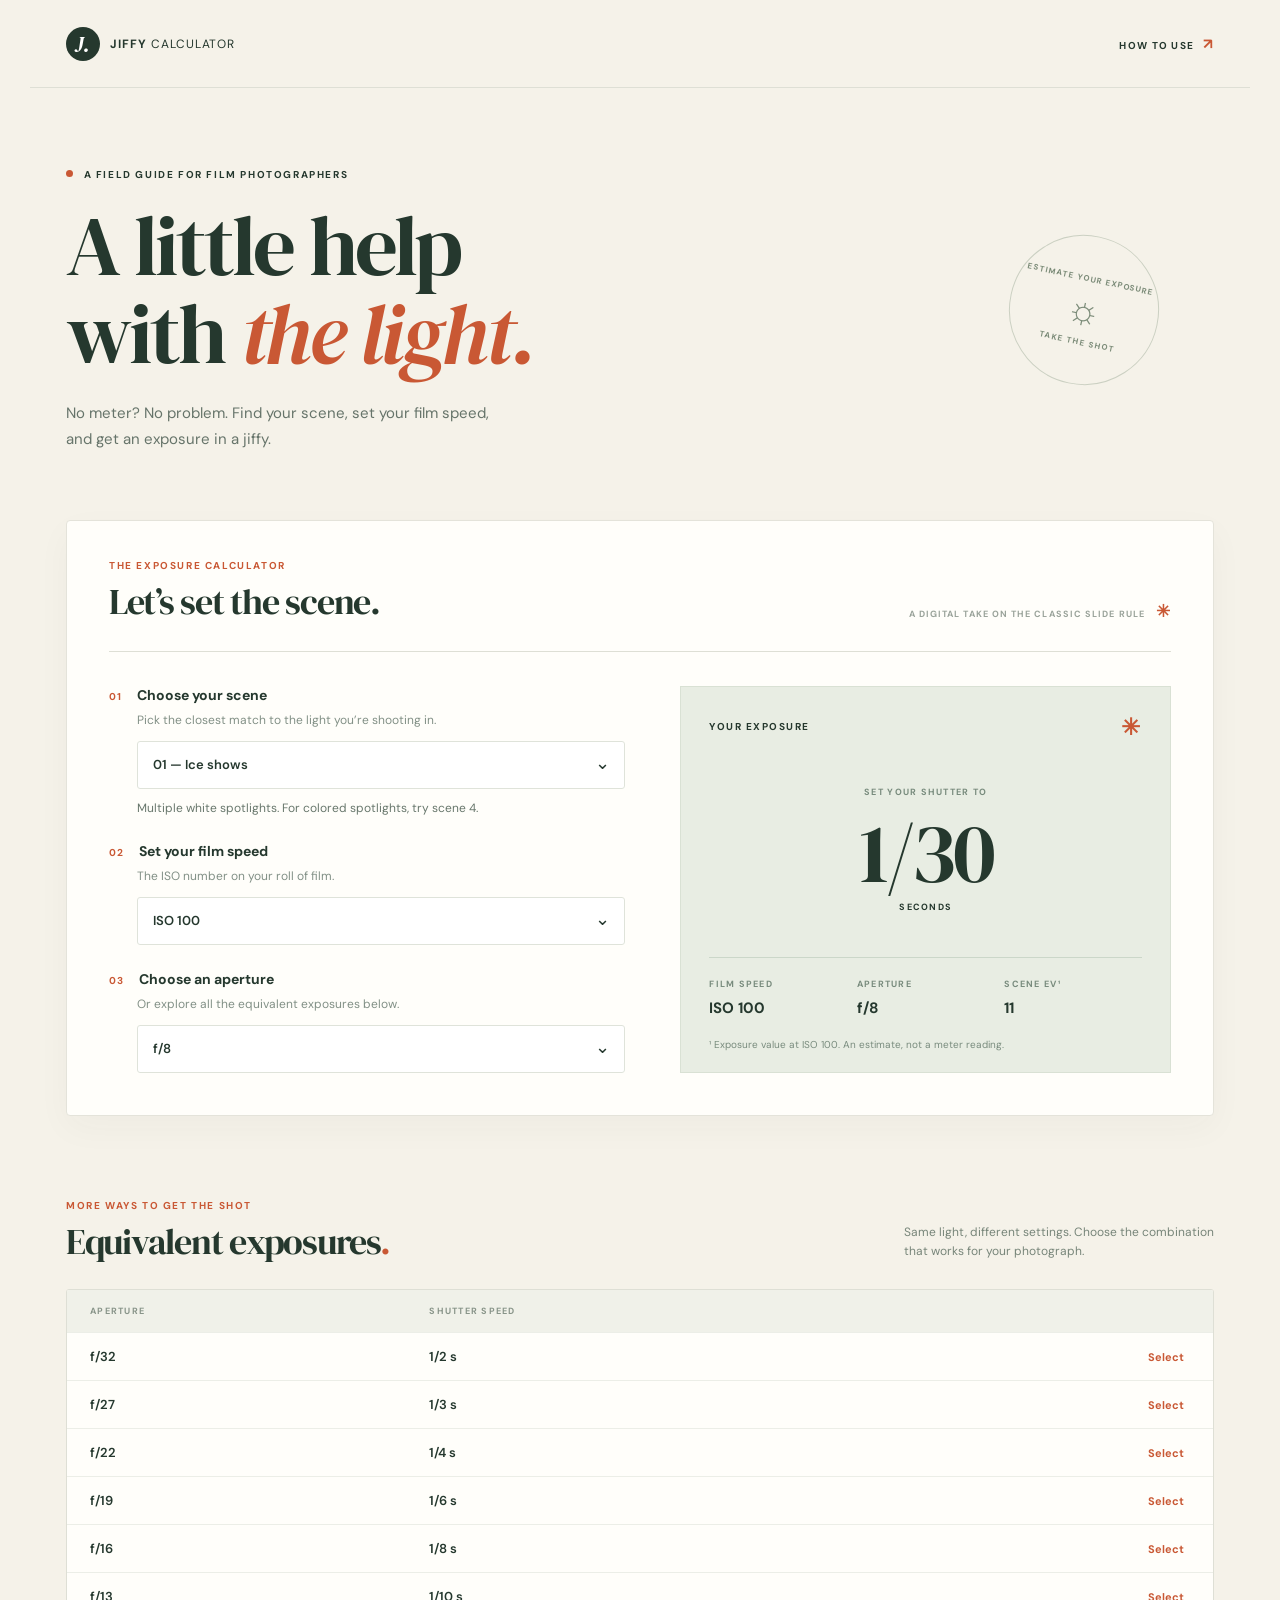
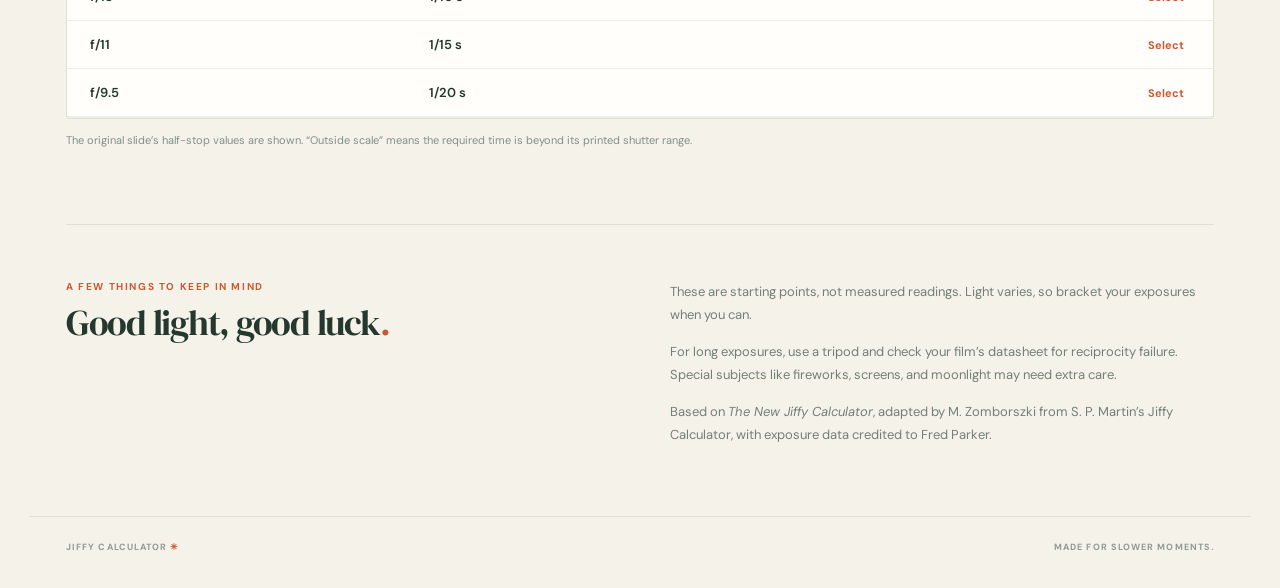
<file: index.html>
<!doctype html>
<html lang="en">
<head>
  <meta charset="utf-8">
  <meta name="viewport" content="width=device-width, initial-scale=1">
  <meta name="theme-color" content="#f5f2e9">
  <meta name="description" content="A pocket exposure guide for film photography, inspired by the Jiffy Calculator.">
  <title>Jiffy Calculator — a little light meter</title>
  <link rel="stylesheet" href="styles.css">
  <script src="script.js" defer></script>
</head>
<body>
  <header class="site-header">
    <a class="brand" href="#top" aria-label="Jiffy Calculator home"><span class="brand-mark">J.</span><span>JIFFY <span class="brand-light">CALCULATOR</span></span></a>
    <a class="header-link" href="#guide">HOW TO USE <span aria-hidden="true">↗</span></a>
  </header>

  <main id="top">
    <section class="intro">
      <div>
        <p class="eyebrow"><span class="dot"></span> A FIELD GUIDE FOR FILM PHOTOGRAPHERS</p>
        <h1>A little help<br>with <em>the light.</em></h1>
        <p class="intro-copy">No meter? No problem. Find your scene, set your film speed, and get an exposure in a jiffy.</p>
      </div>
      <div class="intro-stamp" aria-hidden="true"><span>ESTIMATE YOUR EXPOSURE</span><strong>☼</strong><span>TAKE THE SHOT</span></div>
    </section>

    <section class="calculator" aria-labelledby="calculator-title">
      <div class="calculator-heading">
        <div><p class="eyebrow">THE EXPOSURE CALCULATOR</p><h2 id="calculator-title">Let’s set the scene.</h2></div>
        <span class="heading-note">A DIGITAL TAKE ON THE CLASSIC SLIDE RULE <span aria-hidden="true">✳</span></span>
      </div>
      <div class="calculator-grid">
        <div class="controls">
          <div class="field">
            <label for="scene"><span class="step">01</span> Choose your scene</label>
            <p>Pick the closest match to the light you’re shooting in.</p>
            <div class="select-wrap"><select id="scene"></select></div>
            <p id="scene-detail" class="scene-detail"></p>
          </div>
          <div class="field">
            <label for="iso"><span class="step">02</span> Set your film speed</label>
            <p>The ISO number on your roll of film.</p>
            <div class="select-wrap"><select id="iso"></select></div>
          </div>
          <div class="field last-field">
            <label for="aperture"><span class="step">03</span> Choose an aperture</label>
            <p>Or explore all the equivalent exposures below.</p>
            <div class="select-wrap"><select id="aperture"></select></div>
          </div>
        </div>
        <div class="result-panel" aria-live="polite">
          <div class="result-top"><span>YOUR EXPOSURE</span><span class="result-star" aria-hidden="true">✳</span></div>
          <div class="result-main">
            <p>SET YOUR SHUTTER TO</p>
            <div id="shutter" class="shutter"></div>
            <p id="shutter-unit" class="shutter-unit"></p>
          </div>
          <div class="result-bottom">
            <div><span>FILM SPEED</span><strong id="result-iso"></strong></div>
            <div><span>APERTURE</span><strong id="result-aperture"></strong></div>
            <div><span>SCENE EV¹</span><strong id="result-ev"></strong></div>
          </div>
          <p class="result-footnote">¹ Exposure value at ISO 100. An estimate, not a meter reading.</p>
        </div>
      </div>
    </section>

    <section class="equivalents" aria-labelledby="equivalents-title">
      <div class="section-title"><div><p class="eyebrow">MORE WAYS TO GET THE SHOT</p><h2 id="equivalents-title">Equivalent exposures<span class="accent-period">.</span></h2></div><p>Same light, different settings. Choose the combination that works for your photograph.</p></div>
      <div class="table-wrap">
        <table><thead><tr><th scope="col">APERTURE</th><th scope="col">SHUTTER SPEED</th><th scope="col"> </th></tr></thead><tbody id="exposure-table"></tbody></table>
      </div>
      <p class="table-note">The original slide’s half-stop values are shown. “Outside scale” means the required time is beyond its printed shutter range.</p>
    </section>

    <section id="guide" class="guide">
      <div><p class="eyebrow">A FEW THINGS TO KEEP IN MIND</p><h2>Good light, good luck<span class="accent-period">.</span></h2></div>
      <div class="guide-copy"><p>These are starting points, not measured readings. Light varies, so bracket your exposures when you can.</p><p>For long exposures, use a tripod and check your film’s datasheet for reciprocity failure. Special subjects like fireworks, screens, and moonlight may need extra care.</p><p>Based on <em>The New Jiffy Calculator</em>, adapted by M. Zomborszki from S. P. Martin’s Jiffy Calculator, with exposure data credited to Fred Parker.</p></div>
    </section>
  </main>
  <footer><span>JIFFY CALCULATOR <span aria-hidden="true">✳</span></span><span>MADE FOR SLOWER MOMENTS.</span></footer>
</body>
</html>
</file>
<file: styles.css>
@import url('https://fonts.googleapis.com/css2?family=DM+Sans:wght@400;500;600;700&family=DM+Serif+Display:ital@0;1&display=swap');

:root{color-scheme:light;--ink:#25382e;--muted:#758077;--paper:#f5f2e9;--orange:#c95834;--line:#dedfd5;--serif:"DM Serif Display",Georgia,serif;--sans:"DM Sans",Arial,sans-serif}
*{box-sizing:border-box}
html{scroll-behavior:smooth}
body{margin:0;background:var(--paper);color:var(--ink);font-family:var(--sans);font-size:15px}
a{color:inherit}
.site-header,main,footer{max-width:1220px;margin:auto}
.site-header{height:88px;padding:0 36px;display:flex;align-items:center;justify-content:space-between;border-bottom:1px solid var(--line)}
.brand{display:flex;align-items:center;gap:10px;text-decoration:none;font-size:12px;letter-spacing:.08em;font-weight:700}
.brand-mark{display:grid;place-items:center;background:var(--ink);color:#fff;border-radius:50%;width:34px;height:34px;font:italic 22px var(--serif)}
.brand-light{font-weight:400}
.header-link{font-size:10px;letter-spacing:.13em;font-weight:700;text-decoration:none}
.header-link span{color:var(--orange);font-size:15px;margin-left:5px}
main{padding:0 36px}
.intro{display:flex;justify-content:space-between;align-items:center;padding:80px 0 68px}
.eyebrow{margin:0 0 20px;font-size:10px;letter-spacing:.16em;font-weight:700}
.dot{display:inline-block;width:7px;height:7px;background:var(--orange);border-radius:50%;margin-right:7px;vertical-align:1px}
h1,h2,p{margin-top:0}
h1,h2{font-family:var(--serif);font-weight:400;letter-spacing:-.035em}
h1{font-size:clamp(54px,7vw,85px);line-height:1.04;margin-bottom:22px}
h1 em{color:var(--orange);font-weight:400}
.intro-copy{max-width:445px;color:#66746a;line-height:1.75;font-size:15px;margin-bottom:0}
.intro-stamp{width:150px;height:150px;margin-right:55px;border:1px solid #cbd0c2;border-radius:50%;display:flex;flex-direction:column;justify-content:center;align-items:center;gap:8px;transform:rotate(12deg);color:#7b8b78}
.intro-stamp span{font-size:8px;letter-spacing:.14em;font-weight:700}
.intro-stamp strong{font-size:38px;line-height:1;font-weight:400}
.calculator{background:#fffefa;border:1px solid #e4e3da;border-radius:4px;padding:38px 42px 42px;box-shadow:0 12px 35px rgba(48,58,43,.035)}
.calculator-heading,.section-title{display:flex;justify-content:space-between;align-items:end;gap:30px}
.calculator-heading{padding-bottom:29px;border-bottom:1px solid var(--line)}
.calculator-heading .eyebrow,.section-title .eyebrow,.guide .eyebrow{color:var(--orange);margin-bottom:10px}
h2{font-size:36px;line-height:1.1;margin-bottom:0}
.heading-note{font-size:9px;letter-spacing:.12em;color:#9aa39a;font-weight:700;text-align:right}
.heading-note span{color:var(--orange);font-size:17px;margin-left:8px}
.calculator-grid{display:grid;grid-template-columns:1fr .95fr;gap:55px;padding-top:34px}
.field{margin-bottom:25px}
.field label{display:block;font-weight:700;font-size:14px}
.step{color:var(--orange);font-size:10px;letter-spacing:.08em;margin-right:12px}
.field>p{margin:7px 0 12px 28px;color:#829086;font-size:12px;line-height:1.5}
.select-wrap{position:relative;margin-left:28px}
.select-wrap:after{content:"⌄";position:absolute;right:15px;top:10px;font-size:18px;pointer-events:none}
select{appearance:none;width:100%;height:48px;padding:0 40px 0 15px;border:1px solid #dfe3da;border-radius:3px;background:#fff;color:var(--ink);font:600 13px var(--sans);cursor:pointer}
select:focus-visible,button:focus-visible,a:focus-visible{outline:2px solid var(--orange);outline-offset:3px}
.field .scene-detail{margin-top:10px;color:#68776c;min-height:18px}
.last-field{margin-bottom:0}
.result-panel{background:#e8ede3;border:1px solid #d9e1d4;padding:25px 28px 20px;display:flex;flex-direction:column;min-height:320px}
.result-top{display:flex;align-items:center;justify-content:space-between;font-size:10px;font-weight:700;letter-spacing:.15em}
.result-star{font-size:23px;color:var(--orange)}
.result-main{flex:1;display:flex;flex-direction:column;justify-content:center;align-items:center;text-align:center;padding:30px 0}
.result-main p,.result-bottom span{font-size:9px;font-weight:700;letter-spacing:.14em;color:#788b7d}
.result-main p{margin:0}
.shutter{font:400 clamp(58px,7vw,85px)/1.1 var(--serif);letter-spacing:-.04em;margin:8px 0 2px}
.shutter.out-of-range{font-size:36px}
.result-main .shutter-unit{color:var(--ink)}
.result-bottom{display:grid;grid-template-columns:repeat(3,1fr);border-top:1px solid #cbd7c9;padding-top:20px;gap:10px}
.result-bottom span,.result-bottom strong{display:block}
.result-bottom strong{font-size:15px;margin-top:8px}
.result-footnote{font-size:10px;color:#788b7d;margin:19px 0 0;line-height:1.5}
.equivalents{padding:83px 0 75px}
.section-title{margin-bottom:28px}
.section-title>p{max-width:310px;font-size:12px;color:#778579;line-height:1.6;margin:0}
.accent-period{color:var(--orange)}
.table-wrap{border:1px solid var(--line);border-radius:3px;background:#fffefa;max-height:430px;overflow:auto}
table{border-collapse:collapse;width:100%;text-align:left}
th{position:sticky;top:0;background:#f0f1e9;color:#889489;font-size:9px;letter-spacing:.14em;font-weight:700;z-index:1}
th,td{padding:15px 23px;border-bottom:1px solid #eceee7}
td{font-size:13px;font-weight:600}
td:last-child,th:last-child{text-align:right}
tr:last-child td{border-bottom:0}
.selected-row{background:#edf1e9}
button{border:0;background:transparent;color:var(--orange);font:700 11px var(--sans);cursor:pointer}
.table-note{font-size:11px;color:#819086;margin:13px 0 0;line-height:1.5}
.guide{border-top:1px solid var(--line);padding:55px 0 70px;display:grid;grid-template-columns:1fr 1fr;gap:60px}
.guide-copy{font-size:13px;line-height:1.8;color:#738075}
.guide-copy p:last-child{margin-bottom:0}
footer{border-top:1px solid var(--line);padding:24px 36px 35px;display:flex;justify-content:space-between;gap:20px;font-size:9px;font-weight:700;letter-spacing:.12em;color:#8e9b90}
footer span span{color:var(--orange)}
@media(max-width:700px){.site-header{height:70px;padding:0 20px}main{padding:0 20px}.intro{padding:55px 0}.intro-stamp{display:none}.calculator{padding:28px 20px}.calculator-heading{align-items:start}.heading-note{display:none}.calculator-grid{grid-template-columns:1fr;gap:30px}.result-panel{min-height:300px}.equivalents{padding:60px 0}.section-title{display:block}.section-title>p{margin-top:15px}.guide{grid-template-columns:1fr;gap:22px;padding:45px 0 55px}footer{padding:22px 20px 30px}.brand{font-size:10px}}
</file>
